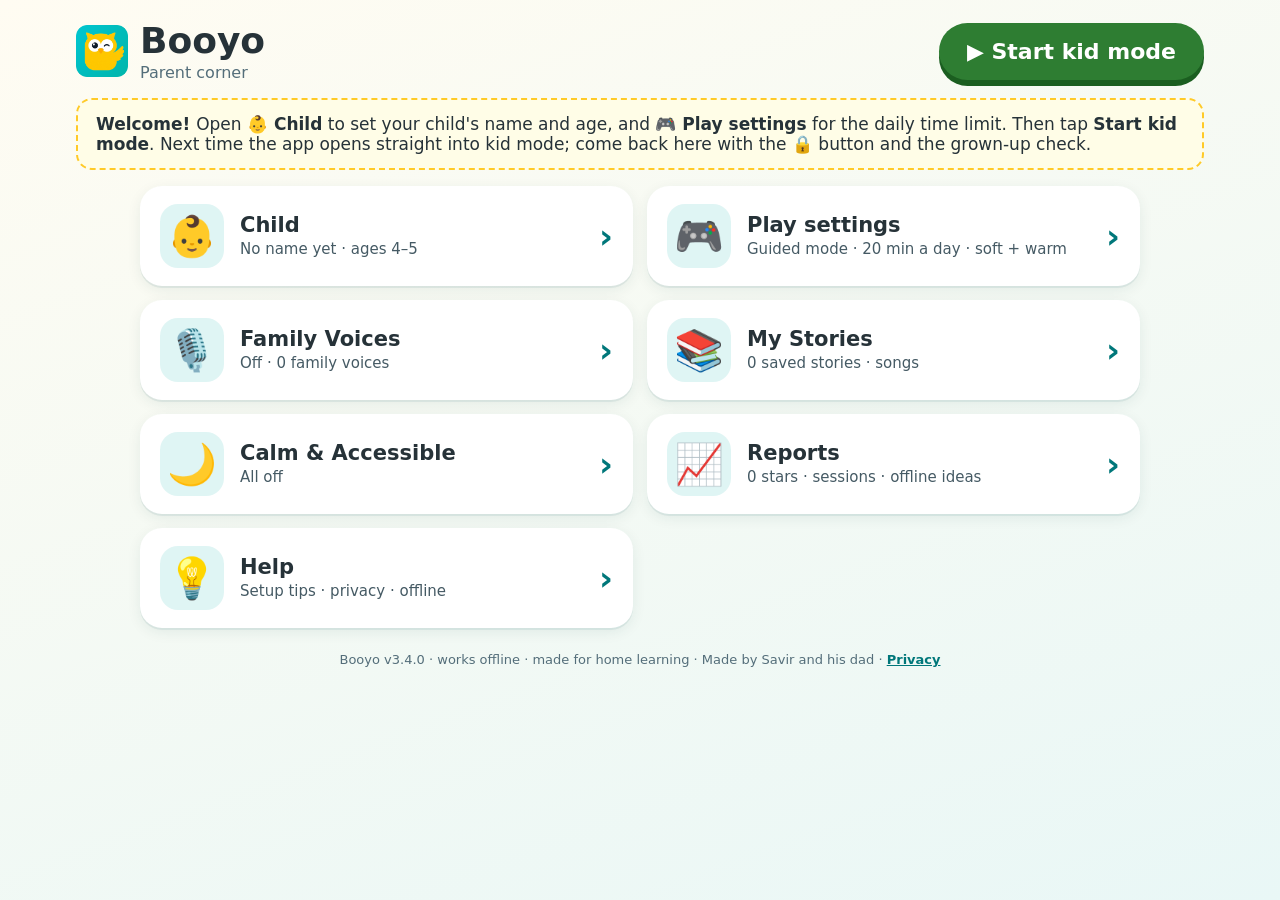
<file: index.html>
<!DOCTYPE html>
<html lang="en">
<head>
  <meta charset="utf-8">
  <meta name="viewport" content="width=device-width, initial-scale=1, maximum-scale=1, viewport-fit=cover">
  <meta name="theme-color" content="#00bec0">
  <meta name="apple-mobile-web-app-capable" content="yes">
  <meta name="mobile-web-app-capable" content="yes">
  <meta http-equiv="Content-Security-Policy" content="default-src 'self'; script-src 'self'; style-src 'self' 'unsafe-inline'; img-src 'self' data:; media-src 'self' blob:; connect-src 'none'; worker-src 'self'; manifest-src 'self'; frame-src 'none'; object-src 'none'; base-uri 'none'; form-action 'none'">
  <title>Booyo · learn &amp; play at home</title>
  <meta name="apple-mobile-web-app-title" content="Booyo">
  <link rel="icon" href="icons/favicon.ico" sizes="16x16 32x32 48x48">
  <link rel="icon" type="image/png" sizes="32x32" href="icons/favicon-32.png">
  <link rel="icon" type="image/png" sizes="16x16" href="icons/favicon-16.png">
  <link rel="apple-touch-icon" sizes="180x180" href="icons/apple-touch-icon.png">
  <!-- manifest + service worker are added by app.js when served over http(s); file:// can't use them -->
  <link rel="stylesheet" href="style.css">
</head>
<body>
  <div id="app" aria-live="polite"></div>
  <noscript><p style="font:20px sans-serif;padding:20px">Please turn on JavaScript to use Booyo.</p></noscript>
  <script src="data.js"></script>
  <script src="app.js"></script>
</body>
</html>
</file>
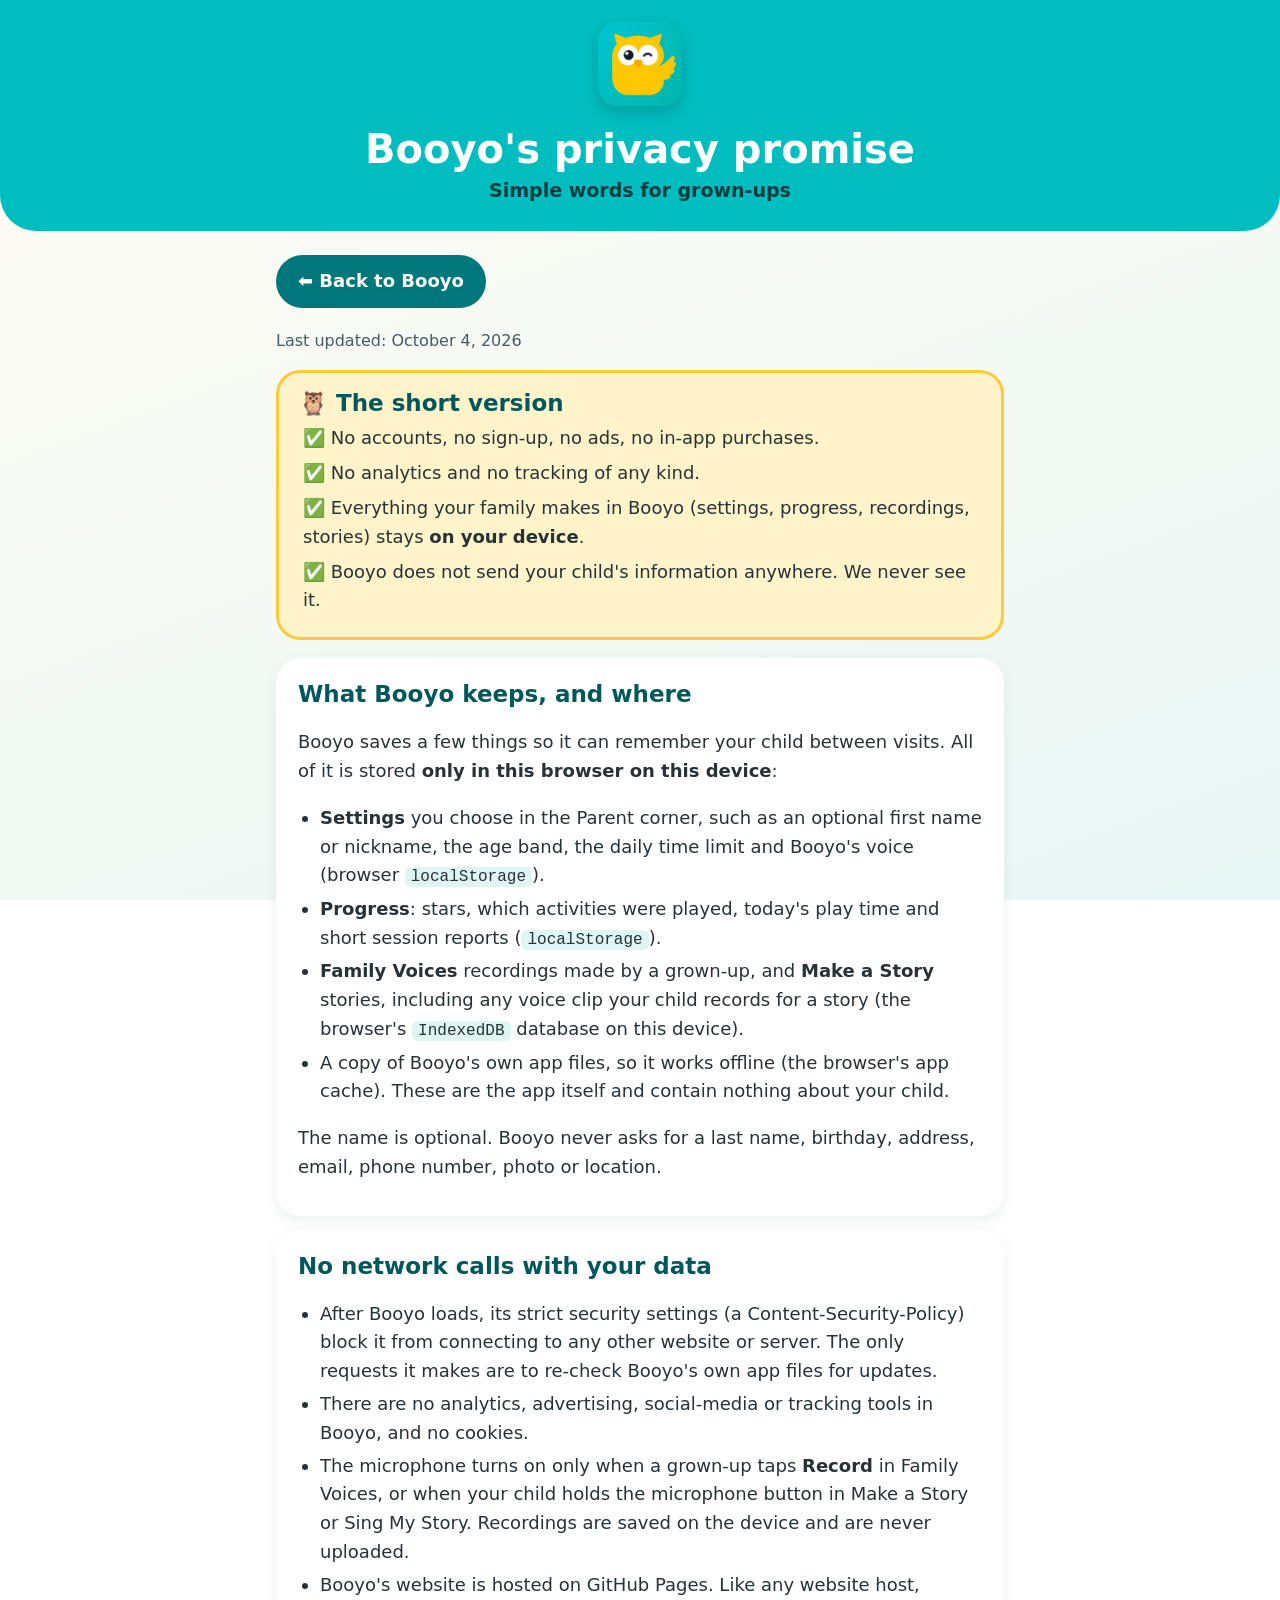
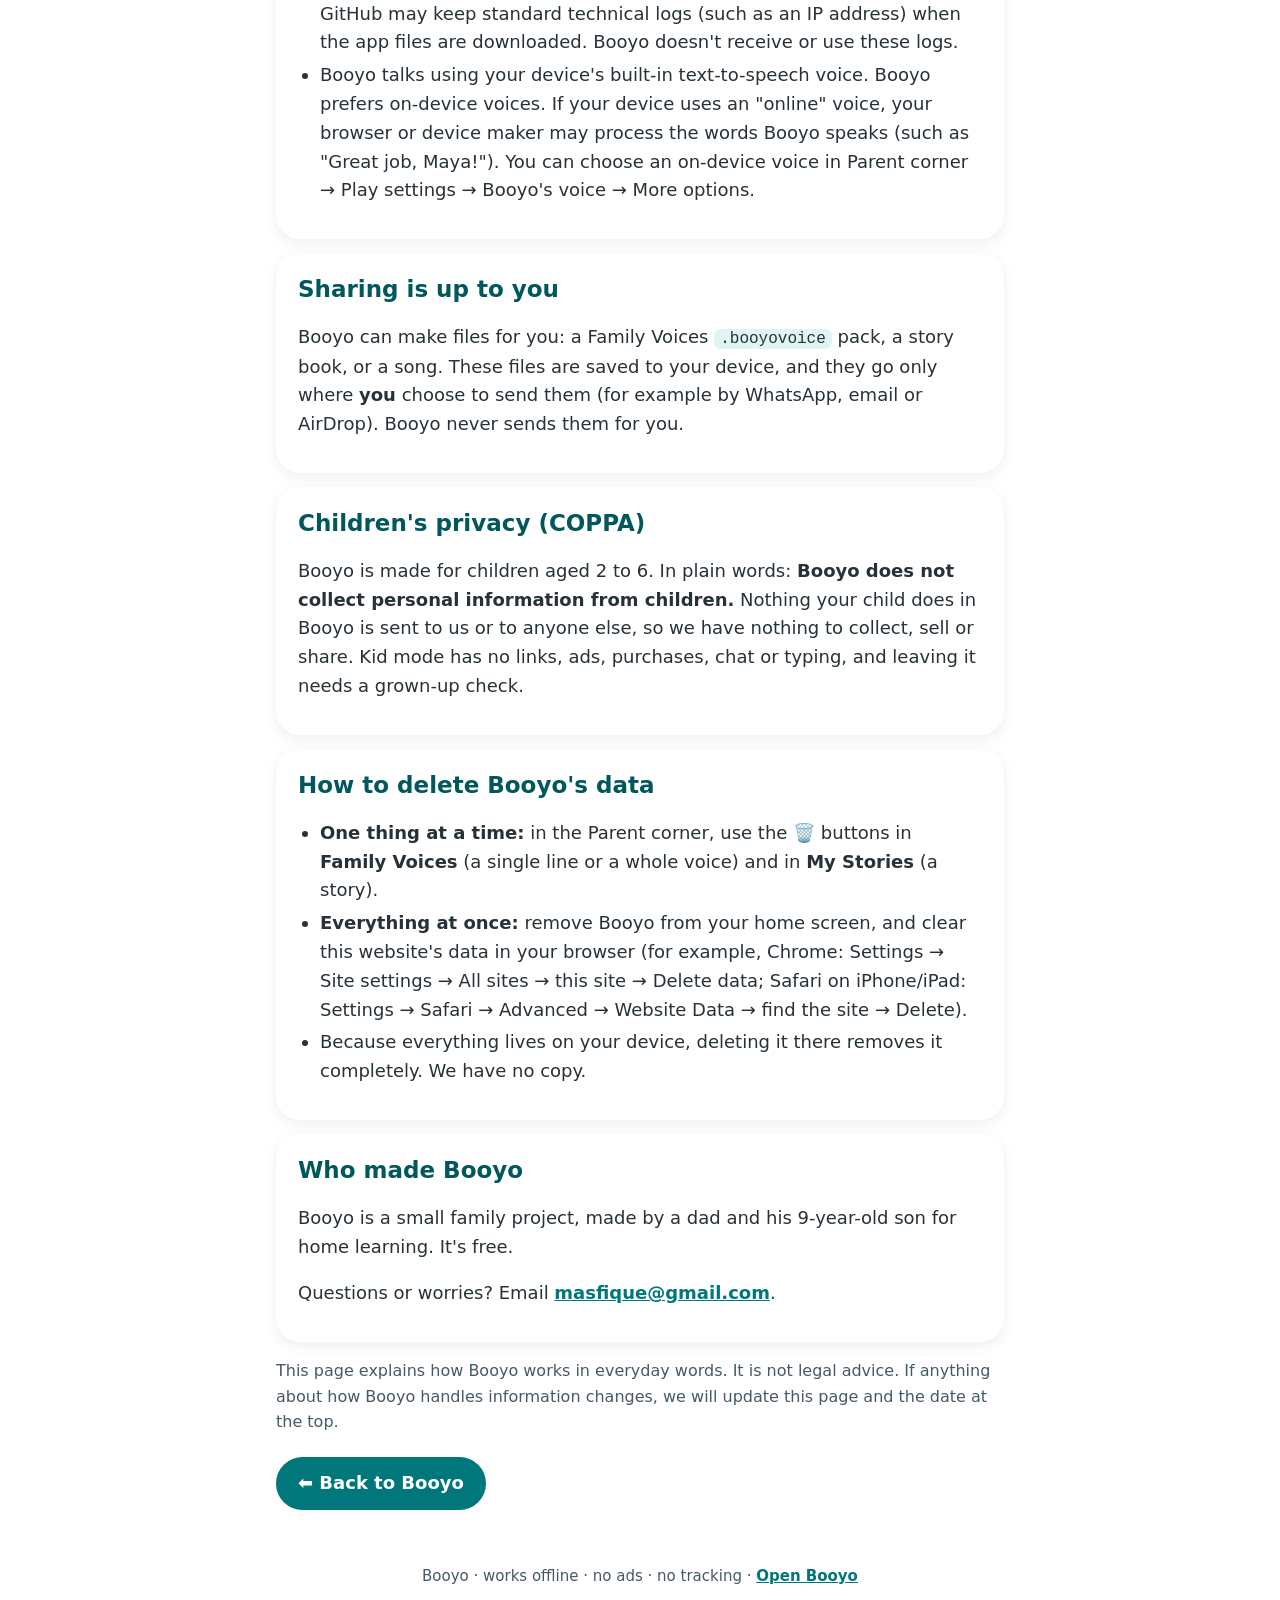
<file: privacy.html>
<!DOCTYPE html>
<html lang="en">
<head>
  <meta charset="utf-8">
  <meta name="viewport" content="width=device-width, initial-scale=1, viewport-fit=cover">
  <meta name="theme-color" content="#00bec0">
  <meta http-equiv="Content-Security-Policy" content="default-src 'self'; script-src 'none'; style-src 'self' 'unsafe-inline'; img-src 'self'; connect-src 'none'; frame-src 'none'; object-src 'none'; base-uri 'none'; form-action 'none'">
  <title>Booyo · Privacy</title>
  <link rel="icon" href="icons/favicon.ico" sizes="16x16 32x32 48x48">
  <link rel="apple-touch-icon" sizes="180x180" href="icons/apple-touch-icon.png">
  <style>
    :root { --teal: #00bec0; --teal-d: #00777a; --teal-ink: #00585c; --sun: #ffc93c; --sun-l: #fff3c9; --teal-l: #dff5f4; --ink: #263238; }
    * { box-sizing: border-box; }
    body { margin: 0; font: 18px/1.6 "Nunito", "Segoe UI", system-ui, -apple-system, Roboto, Arial, sans-serif; color: var(--ink);
      background: linear-gradient(160deg, #fffcf2, #e9f7f6) fixed; }
    header { background: var(--teal); color: #fff; padding: 22px 20px 26px; text-align: center; border-radius: 0 0 36px 36px; }
    header img { width: 84px; height: 84px; border-radius: 20px; box-shadow: 0 6px 16px rgba(0,0,0,.18); }
    header h1 { margin: 10px 0 2px; font-size: clamp(28px, 6vw, 40px); line-height: 1.2; }
    header p { margin: 0; font-size: 19px; color: #003b3d; font-weight: 700; }
    main { max-width: 760px; margin: 0 auto; padding: 18px 16px 40px; }
    .short { background: var(--sun-l); border: 3px solid var(--sun); border-radius: 24px; padding: 16px 20px; margin: 4px 0 18px; }
    .short h2 { margin: 0 0 6px; }
    .short ul { margin: 0; padding-left: 4px; list-style: none; }
    .short li { margin: 6px 0; }
    section { background: #fff; border-radius: 24px; padding: 16px 22px; margin: 14px 0; box-shadow: 0 4px 14px rgba(0,60,62,.08); }
    h2 { font-size: 23px; color: var(--teal-ink); margin: 6px 0 8px; line-height: 1.3; }
    ul { padding-left: 22px; } li { margin: 4px 0; }
    code { background: var(--teal-l); border-radius: 6px; padding: 1px 6px; font-size: 16px; }
    a { color: var(--teal-d); font-weight: 700; }
    .back { display: inline-block; margin: 6px 0 4px; background: var(--teal-d); color: #fff; text-decoration: none; border-radius: 999px; padding: 12px 22px; font-weight: 800; }
    .back:focus-visible, a:focus-visible { outline: 4px solid var(--sun); outline-offset: 3px; }
    .note { font-size: 16px; color: #455a64; }
    footer { text-align: center; font-size: 15px; color: #455a64; padding: 10px 16px 30px; }
  </style>
</head>
<body>
  <header>
    <img src="icons/icon-192.png" alt="" width="192" height="192">
    <h1>Booyo's privacy promise</h1>
    <p>Simple words for grown-ups</p>
  </header>
  <main>
    <a class="back" href="./index.html">⬅ Back to Booyo</a>
    <p class="note">Last updated: October 4, 2026</p>

    <div class="short">
      <h2>🦉 The short version</h2>
      <ul>
        <li>✅ No accounts, no sign-up, no ads, no in-app purchases.</li>
        <li>✅ No analytics and no tracking of any kind.</li>
        <li>✅ Everything your family makes in Booyo (settings, progress, recordings, stories) stays <b>on your device</b>.</li>
        <li>✅ Booyo does not send your child's information anywhere. We never see it.</li>
      </ul>
    </div>

    <section>
      <h2>What Booyo keeps, and where</h2>
      <p>Booyo saves a few things so it can remember your child between visits. All of it is stored <b>only in this browser on this device</b>:</p>
      <ul>
        <li><b>Settings</b> you choose in the Parent corner, such as an optional first name or nickname, the age band, the daily time limit and Booyo's voice (browser <code>localStorage</code>).</li>
        <li><b>Progress</b>: stars, which activities were played, today's play time and short session reports (<code>localStorage</code>).</li>
        <li><b>Family Voices</b> recordings made by a grown-up, and <b>Make a Story</b> stories, including any voice clip your child records for a story (the browser's <code>IndexedDB</code> database on this device).</li>
        <li>A copy of Booyo's own app files, so it works offline (the browser's app cache). These are the app itself and contain nothing about your child.</li>
      </ul>
      <p>The name is optional. Booyo never asks for a last name, birthday, address, email, phone number, photo or location.</p>
    </section>

    <section>
      <h2>No network calls with your data</h2>
      <ul>
        <li>After Booyo loads, its strict security settings (a Content-Security-Policy) block it from connecting to any other website or server. The only requests it makes are to re-check Booyo's own app files for updates.</li>
        <li>There are no analytics, advertising, social-media or tracking tools in Booyo, and no cookies.</li>
        <li>The microphone turns on only when a grown-up taps <b>Record</b> in Family Voices, or when your child holds the microphone button in Make a Story or Sing My Story. Recordings are saved on the device and are never uploaded.</li>
        <li>Booyo's website is hosted on GitHub Pages. Like any website host, GitHub may keep standard technical logs (such as an IP address) when the app files are downloaded. Booyo doesn't receive or use these logs.</li>
        <li>Booyo talks using your device's built-in text-to-speech voice. Booyo prefers on-device voices. If your device uses an "online" voice, your browser or device maker may process the words Booyo speaks (such as "Great job, Maya!"). You can choose an on-device voice in Parent corner → Play settings → Booyo's voice → More options.</li>
      </ul>
    </section>

    <section>
      <h2>Sharing is up to you</h2>
      <p>Booyo can make files for you: a Family Voices <code>.booyovoice</code> pack, a story book, or a song. These files are saved to your device, and they go only where <b>you</b> choose to send them (for example by WhatsApp, email or AirDrop). Booyo never sends them for you.</p>
    </section>

    <section>
      <h2>Children's privacy (COPPA)</h2>
      <p>Booyo is made for children aged 2 to 6. In plain words: <b>Booyo does not collect personal information from children.</b> Nothing your child does in Booyo is sent to us or to anyone else, so we have nothing to collect, sell or share. Kid mode has no links, ads, purchases, chat or typing, and leaving it needs a grown-up check.</p>
    </section>

    <section>
      <h2>How to delete Booyo's data</h2>
      <ul>
        <li><b>One thing at a time:</b> in the Parent corner, use the 🗑️ buttons in <b>Family Voices</b> (a single line or a whole voice) and in <b>My Stories</b> (a story).</li>
        <li><b>Everything at once:</b> remove Booyo from your home screen, and clear this website's data in your browser (for example, Chrome: Settings → Site settings → All sites → this site → Delete data; Safari on iPhone/iPad: Settings → Safari → Advanced → Website Data → find the site → Delete).</li>
        <li>Because everything lives on your device, deleting it there removes it completely. We have no copy.</li>
      </ul>
    </section>

    <section>
      <h2>Who made Booyo</h2>
      <p>Booyo is a small family project, made by a dad and his 9-year-old son for home learning. It's free.</p>
      <p>Questions or worries? Email <a href="mailto:masfique@gmail.com">masfique@gmail.com</a>.</p>
    </section>

    <p class="note">This page explains how Booyo works in everyday words. It is not legal advice. If anything about how Booyo handles information changes, we will update this page and the date at the top.</p>
    <a class="back" href="./index.html">⬅ Back to Booyo</a>
  </main>
  <footer>Booyo · works offline · no ads · no tracking · <a href="./index.html">Open Booyo</a></footer>
</body>
</html>
</file>
<file: style.css>
/* Booyo styles - big, bright, touch-friendly */
:root {
  --ink: #263238; --muted: #546e7a; --bg1: #fff8e1; --bg2: #e3f2fd;
  --green: #00c853; --blue: #2979ff; --radius: 28px;
  --font: "Nunito", "Baloo 2", "Comic Sans MS", "Chalkboard SE", "Trebuchet MS", system-ui, -apple-system, "Segoe UI", Roboto, sans-serif;
  --emoji: "Apple Color Emoji", "Segoe UI Emoji", "Noto Color Emoji", "Twemoji Mozilla", sans-serif;
}
* { box-sizing: border-box; }
html, body { margin: 0; padding: 0; }
body {
  font-family: var(--font); color: var(--ink);
  background: linear-gradient(160deg, var(--bg1), var(--bg2)); background-attachment: fixed;
  min-height: 100vh; min-height: 100dvh; -webkit-tap-highlight-color: transparent;
}
button { font-family: inherit; color: inherit; cursor: pointer; touch-action: manipulation; }
button:focus-visible, input:focus-visible, select:focus-visible { outline: 4px solid #ffab00; outline-offset: 3px; }
body.kidmode { user-select: none; -webkit-user-select: none; -webkit-touch-callout: none; overscroll-behavior: none; touch-action: manipulation; }
.screen { min-height: 100vh; min-height: 100dvh; }
.screen.kid { display: flex; flex-direction: column; align-items: center; padding: 10px clamp(10px, 3vw, 28px) 24px; gap: clamp(10px, 2vh, 20px); }

/* kid top bar */
.kidbar { width: 100%; display: flex; align-items: center; gap: 10px; }
.kbtn { width: clamp(64px, 12vw, 84px); height: clamp(64px, 12vw, 84px); border-radius: 50%; border: 0; background: #fff;
  font-size: clamp(30px, 6vw, 42px); box-shadow: 0 5px 0 rgba(0,0,0,.12); font-family: var(--emoji); flex: 0 0 auto; }
.kbtn:active { transform: translateY(3px); box-shadow: 0 2px 0 rgba(0,0,0,.12); }
.kbtn.lock { width: 52px; height: 52px; font-size: 22px; opacity: .55; background: rgba(255,255,255,.7); }
.kidtitle { flex: 1; text-align: center; font-size: clamp(22px, 4.5vw, 36px); font-weight: 800; font-family: var(--font), var(--emoji); overflow: hidden; text-overflow: ellipsis; white-space: nowrap; }
.stars { background: #fff; border-radius: 40px; padding: 8px 16px; font-size: clamp(22px, 4.5vw, 32px); font-weight: 900; box-shadow: 0 5px 0 rgba(0,0,0,.1); display: flex; gap: 6px; align-items: center; }
.stars.pulse { animation: pulse .6s ease; }
@keyframes pulse { 50% { transform: scale(1.25); } }

.hello { font-size: clamp(32px, 7vw, 60px); margin: 4px 0; text-align: center; font-weight: 900; color: #5e35b1; text-shadow: 0 3px 0 #fff; }
.big-emoji { font-size: clamp(90px, 22vw, 180px); line-height: 1; font-family: var(--emoji); }
.bounce { animation: bounce 1.6s ease-in-out infinite; }
@keyframes bounce { 0%,100% { transform: translateY(0); } 50% { transform: translateY(-14px); } }

/* home tiles */
.tiles { width: 100%; max-width: 1000px; display: grid; grid-template-columns: repeat(auto-fit, minmax(clamp(140px, 40vw, 260px), 1fr)); gap: clamp(12px, 2.5vw, 24px); }
.tile, .menu-btn { border: 0; border-radius: var(--radius); min-height: clamp(150px, 26vh, 230px); display: flex; flex-direction: column; align-items: center; justify-content: center; gap: 6px;
  box-shadow: 0 8px 0 rgba(0,0,0,.15); color: #fff; transition: transform .1s; }
.tile:active, .menu-btn:active { transform: translateY(5px) scale(.98); box-shadow: 0 3px 0 rgba(0,0,0,.15); }
.tile-emoji { font-size: clamp(60px, 12vw, 100px); line-height: 1; font-family: var(--emoji); font-weight: 900; text-shadow: 0 3px 0 rgba(0,0,0,.15); }
.tile-label { font-size: clamp(24px, 4.5vw, 36px); font-weight: 900; text-shadow: 0 2px 0 rgba(0,0,0,.2); }
.menu2 { width: 100%; max-width: 900px; display: grid; grid-template-columns: repeat(auto-fit, minmax(220px, 1fr)); gap: 24px; margin-top: 4vh; }
.menu-btn { min-height: 34vh; }
.empty { text-align: center; font-size: 26px; }

.play-btn { width: min(60vw, 260px); height: min(60vw, 260px); border-radius: 50%; border: 0; background: var(--green); color: #fff; font-size: min(28vw, 120px);
  box-shadow: 0 10px 0 #009624; padding-left: 12px; }
.splash { justify-content: center; }

/* quiz */
.dots { display: flex; gap: 10px; }
.dot { width: 18px; height: 18px; border-radius: 50%; background: rgba(0,0,0,.12); }
.dot.on { background: #ffc400; box-shadow: 0 0 0 3px #fff; }
.prompt { background: #fff; border-radius: var(--radius); padding: clamp(12px, 2vh, 22px) clamp(16px, 3vw, 30px); box-shadow: 0 6px 0 rgba(0,0,0,.08);
  display: flex; flex-direction: column; align-items: center; gap: 8px; max-width: 100%; min-width: min(90vw, 360px); }
.ptext { margin: 0; font-size: clamp(24px, 4.5vw, 38px); font-weight: 900; color: #455a64; text-transform: capitalize; font-family: var(--font), var(--emoji); }
.prompt-letter { font-size: clamp(64px, 14vw, 120px); font-weight: 900; color: #e53935; line-height: 1; font-family: var(--font), var(--emoji); }
.prompt-letter .arrow { color: #90a4ae; font-size: .6em; }
.numword { color: #2962ff; font-size: .7em; }
.prompt-emoji { font-size: clamp(80px, 16vw, 140px); line-height: 1; font-family: var(--emoji); }
.choices { width: 100%; max-width: 1000px; display: grid; gap: clamp(12px, 2.5vw, 24px); grid-template-columns: repeat(2, 1fr); flex: 1; align-content: center; }
.choices.c3 { grid-template-columns: repeat(3, 1fr); }
.choices.c4 { grid-template-columns: repeat(4, 1fr); }
@media (max-width: 640px) { .choices.c4 { grid-template-columns: repeat(2, 1fr); } .choices.c3 { grid-template-columns: repeat(3, 1fr); } }
.choice { border: 6px solid #fff; background: #fff; border-radius: var(--radius); min-height: clamp(120px, 22vh, 220px); display: flex; align-items: center; justify-content: center;
  box-shadow: 0 8px 0 rgba(0,0,0,.12); transition: transform .12s, opacity .3s; padding: 10px; }
.choice:active { transform: translateY(4px); }
.choice.right { border-color: var(--green); background: #e8f5e9; animation: pop .5s ease; }
.choice.soft { opacity: .35; transform: scale(.94); }
@keyframes pop { 40% { transform: scale(1.12); } }
.big-letter, .big-num { font-size: clamp(64px, 13vw, 130px); font-weight: 900; line-height: 1; color: #3949ab; }
.big-num { color: #ef6c00; }
.choice-emoji { font-size: clamp(64px, 13vw, 120px); font-family: var(--emoji); line-height: 1; }
.shape { display: block; width: clamp(90px, 16vw, 170px); height: clamp(90px, 16vw, 170px); }
.prompt .shape { width: clamp(70px, 12vw, 110px); height: clamp(70px, 12vw, 110px); }
.blob { display: block; width: clamp(70px, 12vw, 110px); height: clamp(70px, 12vw, 110px); border-radius: 46% 54% 42% 58% / 55% 45% 55% 45%; box-shadow: inset 0 -8px 0 rgba(0,0,0,.15); }
.both-hint { display: flex; align-items: center; gap: 14px; }
.op { font-size: clamp(40px, 8vw, 70px); font-weight: 900; color: #90a4ae; }

.count-grid { display: flex; flex-wrap: wrap; justify-content: center; gap: 8px; max-width: min(92vw, 760px); }
.count-item { position: relative; border: 0; background: transparent; font-size: clamp(46px, 9vw, 80px); line-height: 1.1; font-family: var(--emoji); padding: 4px; border-radius: 20px; }
.count-grid.many .count-item { font-size: clamp(36px, 7vw, 60px); }
.count-item.counted { background: #fff59d; }
.count-item.counted::after { content: attr(data-n); position: absolute; top: -6px; right: -4px; background: #ff6d00; color: #fff; font: 900 20px/32px var(--font); width: 32px; height: 32px; border-radius: 50%; }
.add-row { display: flex; align-items: center; gap: 12px; flex-wrap: wrap; justify-content: center; }
.add-group { font-size: clamp(34px, 7vw, 60px); font-family: var(--emoji); display: flex; flex-wrap: wrap; justify-content: center; max-width: 3.9em; line-height: 1.15; }
.add-group span { width: 1.3em; text-align: center; }

/* letters */
.letter-grid { width: 100%; max-width: 1000px; display: grid; grid-template-columns: repeat(auto-fill, minmax(clamp(72px, 15vw, 120px), 1fr)); gap: 12px; }
.letter-tile { aspect-ratio: 1; border: 0; border-radius: 22px; color: #fff; font-size: clamp(40px, 8vw, 64px); font-weight: 900; box-shadow: 0 6px 0 rgba(0,0,0,.18); text-shadow: 0 3px 0 rgba(0,0,0,.2); position: relative; }
.letter-tile.seen::after { content: '⭐'; position: absolute; top: 2px; right: 6px; font-size: 18px; font-family: var(--emoji); }
.letter-tile:active { transform: translateY(4px); }
.letter-card { background: #fff; border: 10px solid; border-radius: 40px; padding: 16px 30px; display: flex; flex-direction: column; align-items: center; box-shadow: 0 10px 0 rgba(0,0,0,.1); min-width: min(90vw, 420px); }
.lc-letters { font-size: clamp(90px, 20vw, 170px); font-weight: 900; line-height: 1; letter-spacing: 6px; }
.lc-emoji { border: 0; background: none; font-size: clamp(90px, 20vw, 160px); line-height: 1.1; font-family: var(--emoji); }
.lc-word { font-size: clamp(36px, 7vw, 60px); font-weight: 800; color: #455a64; }
.lc-word b { color: #e53935; }

.row { display: flex; gap: clamp(16px, 4vw, 40px); justify-content: center; margin-top: auto; padding-top: 10px; }
.bigbtn { width: clamp(100px, 22vw, 150px); height: clamp(100px, 22vw, 150px); border-radius: 50%; border: 0; color: #fff; font-size: clamp(44px, 9vw, 70px); font-family: var(--emoji); }
.bigbtn.green { background: var(--green); box-shadow: 0 8px 0 #009624; }
.bigbtn.blue { background: var(--blue); box-shadow: 0 8px 0 #0039cb; }
.bigbtn:active { transform: translateY(5px); box-shadow: none; }
.bigbtn:disabled { opacity: .3; }
.arrow-txt { font-family: Arial, Helvetica, sans-serif; font-size: .8em; line-height: 1; display: inline-block; }
.arrow-txt.r { padding-left: .12em; } .arrow-txt:not(.r) { padding-right: .12em; }
@media (max-width: 480px) { .story .kidtitle { visibility: hidden; } }

/* stories */
.story-grid { width: 100%; max-width: 1000px; display: grid; grid-template-columns: repeat(auto-fit, minmax(clamp(150px, 40vw, 280px), 1fr)); gap: 18px; }
.story-cover { border: 6px solid #fff; border-radius: var(--radius); padding: 18px 10px; min-height: 190px; display: flex; flex-direction: column; align-items: center; justify-content: center; gap: 8px; box-shadow: 0 8px 0 rgba(0,0,0,.12); }
.cover-emoji { font-size: clamp(70px, 13vw, 110px); line-height: 1; font-family: var(--emoji); }
.cover-title { font-size: clamp(18px, 3.4vw, 26px); font-weight: 900; }
.story-art { border: 0; background: rgba(255,255,255,.75); border-radius: 40px; font-size: clamp(90px, 20vw, 170px); line-height: 1.15; padding: 10px 30px; font-family: var(--emoji); box-shadow: 0 8px 0 rgba(0,0,0,.08); max-width: 100%; }
.story-text { font-size: clamp(26px, 5vw, 44px); font-weight: 800; text-align: center; max-width: 900px; margin: 0; line-height: 1.35; }
.story-text .w { border-radius: 10px; padding: 0 3px; transition: background .15s; }
.story-text .w.hl { background: #ffeb3b; }
.story-q .prompt { min-width: 200px; }

/* memory */
.mem-grid { width: 100%; max-width: 820px; display: grid; gap: clamp(10px, 2vw, 18px); grid-template-columns: repeat(3, 1fr); flex: 1; align-content: center; }
.mem-grid.m8, .mem-grid.m12 { grid-template-columns: repeat(4, 1fr); }
@media (max-width: 560px) { .mem-grid.m12 { grid-template-columns: repeat(3, 1fr); } }
.mem-card { position: relative; aspect-ratio: 1; border: 0; border-radius: 24px; background: linear-gradient(135deg,#7c4dff,#536dfe); box-shadow: 0 7px 0 rgba(0,0,0,.18); transition: transform .3s, background .3s; }
.mem-card span { position: absolute; inset: 0; display: flex; align-items: center; justify-content: center; font-family: var(--emoji); font-size: clamp(46px, 11vw, 96px); transition: opacity .2s; }
.mem-card .front { opacity: 0; }
.mem-card.open { background: #fff; transform: rotateY(360deg); }
.mem-card.open .front { opacity: 1; } .mem-card.open .back { opacity: 0; }
.mem-card.done { background: #e8f5e9; box-shadow: 0 0 0 6px var(--green); }

/* celebrate & break */
.celebrate .earned { font-size: clamp(40px, 8vw, 64px); font-family: var(--emoji); text-align: center; max-width: 90vw; }
.break-screen { justify-content: center; background: linear-gradient(160deg,#e1bee7,#bbdefb); }
.break-ideas { display: grid; grid-template-columns: repeat(auto-fit, minmax(140px, 1fr)); gap: 16px; width: 100%; max-width: 760px; }
.break-idea { background: #fff; border-radius: 24px; padding: 16px; display: flex; flex-direction: column; align-items: center; box-shadow: 0 6px 0 rgba(0,0,0,.08); }
.break-idea span { font-size: 64px; font-family: var(--emoji); }
.break-idea small { font-size: 22px; font-weight: 800; text-align: center; }
.grownup-btn { margin-top: 30px; border: 0; background: rgba(255,255,255,.7); padding: 12px 22px; border-radius: 30px; font-size: 18px; font-weight: 700; color: var(--muted); }

.confetti { position: fixed; inset: 0; pointer-events: none; overflow: hidden; z-index: 50; }
.confetti span { position: absolute; top: -60px; animation: fall 2.4s ease-in forwards; font-family: var(--emoji); }
@keyframes fall { to { transform: translateY(110vh) rotate(540deg); } }
.burst { position: fixed; z-index: 60; font-size: 60px; pointer-events: none; transform: translate(-50%,-50%); animation: burst 1s ease-out forwards; font-family: var(--emoji); }
@keyframes burst { to { transform: translate(-50%,-180%) scale(1.8); opacity: 0; } }

/* parent gate */
.gate-overlay { position: fixed; inset: 0; background: rgba(38,50,56,.65); display: flex; align-items: center; justify-content: center; z-index: 100; padding: 16px; }
.gate { background: #fff; border-radius: 24px; padding: 24px; width: min(440px, 100%); text-align: center; font-family: system-ui, -apple-system, "Segoe UI", Roboto, sans-serif; user-select: none; }
.gate h2 { margin: 0 0 6px; } .gate p { color: var(--muted); }
.hold-btn { position: relative; overflow: hidden; width: 100%; height: 76px; border-radius: 16px; border: 2px solid #5e35b1; background: #ede7f6; font-size: 20px; font-weight: 700; touch-action: none; }
.hold-fill { position: absolute; left: 0; top: 0; bottom: 0; width: 0; background: #b39ddb; }
.hold-label { position: relative; }
.gate-q { font-size: 30px; font-weight: 800; margin: 10px 0 16px; }
.gate-opts { display: grid; grid-template-columns: 1fr 1fr; gap: 12px; }
.gate-opt { height: 64px; border-radius: 14px; border: 2px solid #cfd8dc; background: #fafafa; font-size: 24px; font-weight: 700; }
.link-btn { margin-top: 16px; border: 0; background: none; color: var(--muted); font-size: 16px; text-decoration: underline; padding: 10px; }

/* parent mode */
.parent { font-family: system-ui, -apple-system, "Segoe UI", Roboto, sans-serif; padding: 20px clamp(12px, 3vw, 36px) 40px; max-width: 1200px; margin: 0 auto; }
.phead { display: flex; justify-content: space-between; align-items: center; gap: 16px; flex-wrap: wrap; margin-bottom: 16px; }
.phead h1 { margin: 0; font-size: clamp(26px, 4vw, 36px); } .phead p { margin: 2px 0 0; color: var(--muted); }
.start-btn { border: 0; background: #2e7d32; color: #fff; font-size: 22px; font-weight: 800; padding: 16px 28px; border-radius: 40px; box-shadow: 0 6px 0 #1b5e20; }
.start-btn:active { transform: translateY(4px); box-shadow: 0 2px 0 #009624; }
.welcome { background: #fffde7; border: 2px dashed #ffca28; border-radius: 16px; padding: 14px 18px; margin-bottom: 16px; font-size: 17px; }
.pgrid { display: grid; grid-template-columns: repeat(auto-fit, minmax(320px, 1fr)); gap: 16px; }
.pcard { background: #fff; border-radius: 20px; padding: 18px 20px; box-shadow: 0 4px 16px rgba(0,0,0,.06); }
.pcard.wide { grid-column: 1 / -1; }
.pcard h2 { margin: 0 0 12px; font-size: 20px; } .pcard h3 { font-size: 15px; color: var(--muted); margin: 18px 0 8px; text-transform: uppercase; letter-spacing: .04em; }
.field { display: flex; flex-direction: column; gap: 6px; margin-bottom: 12px; font-weight: 600; }
.field input[type=text], .field select { font-size: 18px; padding: 12px 14px; border-radius: 12px; border: 2px solid #cfd8dc; font-family: inherit; background: #fff; }
.field input[type=range] { width: 100%; accent-color: #5e35b1; }
.seg { display: flex; gap: 8px; flex-wrap: wrap; }
.seg-btn { flex: 1; min-width: 90px; padding: 12px 10px; border-radius: 12px; border: 2px solid #cfd8dc; background: #fff; font-size: 16px; font-weight: 700; }
.seg-btn.on { background: #5e35b1; border-color: #5e35b1; color: #fff; }
.hint { color: var(--muted); font-size: 14px; margin: 6px 0; } .warn { color: #bf360c; font-weight: 600; }
.toggles { display: flex; flex-direction: column; gap: 4px; }
.toggle { display: flex; align-items: center; gap: 12px; padding: 8px 0; font-size: 17px; cursor: pointer; }
.toggle input { position: absolute; opacity: 0; width: 1px; height: 1px; }
.toggle-ui { width: 52px; height: 30px; border-radius: 20px; background: #cfd8dc; position: relative; flex: 0 0 auto; transition: background .2s; }
.toggle-ui::after { content: ''; position: absolute; left: 3px; top: 3px; width: 24px; height: 24px; border-radius: 50%; background: #fff; transition: left .2s; box-shadow: 0 1px 3px rgba(0,0,0,.3); }
.toggle input:checked + .toggle-ui { background: var(--green); }
.toggle input:checked + .toggle-ui::after { left: 25px; }
.toggle input:focus-visible + .toggle-ui { outline: 3px solid #ffab00; }
.btn-row { display: flex; gap: 10px; flex-wrap: wrap; margin-top: 8px; }
.pbtn { border: 0; background: #5e35b1; color: #fff; padding: 11px 16px; border-radius: 12px; font-size: 15px; font-weight: 700; }
.pbtn.ghost { background: #ede7f6; color: #4527a0; } .pbtn.danger { background: #ffebee; color: #c62828; }
.meter { height: 14px; background: #eceff1; border-radius: 10px; overflow: hidden; } .meter span { display: block; height: 100%; background: linear-gradient(90deg,#66bb6a,#ffca28,#ff7043); }
.stats { display: grid; grid-template-columns: repeat(auto-fit, minmax(140px, 1fr)); gap: 12px; }
.stat { background: #f3e5f5; border-radius: 16px; padding: 12px; text-align: center; } .stat b { display: block; font-size: 30px; } .stat span { color: #455a64; font-size: 14px; }
.skills { display: flex; flex-direction: column; gap: 8px; }
.skill { display: grid; grid-template-columns: 120px 1fr 40px; align-items: center; gap: 10px; }
.sk-bar { height: 14px; background: #eceff1; border-radius: 10px; overflow: hidden; } .sk-bar span { display: block; height: 100%; background: #7e57c2; border-radius: 10px; }
.week { display: flex; gap: 10px; align-items: flex-end; height: 130px; }
.wday { flex: 1; display: flex; flex-direction: column; align-items: center; height: 100%; }
.wbar-wrap { flex: 1; width: 100%; max-width: 40px; display: flex; align-items: flex-end; background: #f5f5f5; border-radius: 8px; overflow: hidden; }
.wbar { width: 100%; background: #ffca28; min-height: 2px; }
.wday small { font-size: 12px; } .wl { color: var(--muted); }
.ideas { list-style: none; padding: 0; margin: 0; display: grid; grid-template-columns: repeat(auto-fit, minmax(240px, 1fr)); gap: 12px; }
.ideas li { display: flex; gap: 12px; align-items: flex-start; background: #fffde7; border-radius: 16px; padding: 12px 14px; }
.ideas p { margin: 4px 0 0; color: #455a64; font-size: 15px; }
.idea-e { font-size: 36px; font-family: var(--emoji); } .check { margin-left: auto; font-size: 22px; color: #bdbdbd; }
.plain { margin: 0; padding-left: 20px; color: #455a64; line-height: 1.6; }
.pfoot { text-align: center; color: var(--muted); font-size: 13px; margin-top: 24px; }
#toast { position: fixed; bottom: 20px; left: 50%; transform: translateX(-50%) translateY(100px); background: #263238; color: #fff; padding: 10px 18px; border-radius: 20px; transition: transform .25s; z-index: 200; }
#toast.show { transform: translateX(-50%) translateY(0); }

@media (prefers-reduced-motion: reduce) { *, *::before, *::after { animation: none !important; transition: none !important; } }
@media print {
  body { background: #fff; }
  body * { visibility: hidden; }
  #ideasCard, #ideasCard * { visibility: visible; }
  #ideasCard { position: absolute; left: 0; top: 0; width: 100%; box-shadow: none; }
  .noprint { display: none !important; }
}

/* =================== v2 guided mode (Booyo) =================== */
.guided { gap: 8px; }
.gbar .gpath { flex: 1; display: flex; justify-content: center; align-items: center; gap: clamp(4px, 1vw, 10px); flex-wrap: wrap; min-height: 52px; }
.gstep { width: clamp(38px, 6.5vw, 56px); height: clamp(38px, 6.5vw, 56px); border-radius: 50%; background: rgba(255,255,255,.6); display: flex; align-items: center; justify-content: center;
  font-size: clamp(20px, 3.4vw, 30px); font-family: var(--emoji); position: relative; opacity: .5; }
.gstep.now { opacity: 1; background: #fff; box-shadow: 0 0 0 4px #ffc400; animation: bounce 1.4s ease-in-out infinite; }
.gstep.done { opacity: 1; background: #e8f5e9; }
.gstep.done::after { content: '⭐'; position: absolute; right: -6px; bottom: -6px; font-size: .62em; }
.gstage { width: 100%; flex: 1; display: grid; grid-template-columns: clamp(120px, 18vw, 220px) 1fr; gap: clamp(8px, 2vw, 24px); align-items: start; }
.gside { position: sticky; top: 10px; display: flex; justify-content: center; padding-top: 30px; }
.gmain { display: flex; flex-direction: column; align-items: center; gap: clamp(10px, 2vh, 18px); min-width: 0; width: 100%; }
.announce-pic { font-size: clamp(100px, 20vw, 200px); line-height: 1.1; font-family: var(--font), var(--emoji); font-weight: 900; color: #e53935; margin-top: 4vh; animation: popin .6s ease, bounce 1.6s 0.6s ease-in-out infinite; text-align: center; }
.pic-row { display: inline-flex; gap: 16px; align-items: center; }
.pic-row .shape, .pic-row .blob { width: clamp(80px, 14vw, 150px); height: clamp(80px, 14vw, 150px); }
@keyframes popin { 0% { transform: scale(.3); opacity: 0; } 70% { transform: scale(1.1); opacity: 1; } 100% { transform: scale(1); } }

/* Booyo */
.ollie { position: relative; width: 100%; max-width: 210px; cursor: pointer; -webkit-tap-highlight-color: transparent; }
.ollie.big { width: clamp(170px, 32vw, 300px); max-width: none; }
.ollie-body { width: 100%; aspect-ratio: 160 / 172; }
.ollie-body svg { display: block; overflow: visible; }
.ollie-bubble { position: absolute; top: -26px; right: -26%; background: #fff; border-radius: 26px; padding: 4px 14px; font-size: clamp(30px, 5vw, 52px); line-height: 1.25;
  font-family: var(--emoji); box-shadow: 0 6px 0 rgba(0,0,0,.1); min-width: 1.5em; text-align: center; z-index: 4; }
.ollie-bubble::after { content: ''; position: absolute; left: 14px; bottom: -14px; border: 10px solid transparent; border-top: 14px solid #fff; border-bottom: 0; }
.ollie-bubble:empty { display: none; }
.ollie-bubble.popin { animation: popin .4s ease; }
body.novoice .ollie-bubble { font-size: clamp(42px, 7vw, 72px); }
.ollie .o-lids ellipse { transform-box: fill-box; transform-origin: 50% 0; transform: scaleY(0); animation: blink 4.6s infinite; }
@keyframes blink { 0%, 93%, 100% { transform: scaleY(0); } 96% { transform: scaleY(1); } }
.ollie .o-closed { opacity: 0; }
.ollie .o-jaw { transform-box: fill-box; transform-origin: 50% 0; }
.ollie.talking .o-jaw { animation: jaw .22s ease-in-out infinite alternate; }
@keyframes jaw { from { transform: translateY(0); } to { transform: translateY(6px); } }
.ollie.talking .ollie-body { animation: bob .45s ease-in-out infinite alternate; }
@keyframes bob { from { transform: translateY(0) rotate(-1.5deg); } to { transform: translateY(-5px) rotate(1.5deg); } }
.ollie .o-wl { transform-box: fill-box; transform-origin: 80% 15%; }
.ollie .o-wr { transform-box: fill-box; transform-origin: 20% 15%; }
.ollie.happy .ollie-body { animation: bounce .8s ease-in-out infinite; }
.ollie.happy .o-wl { animation: flapL .3s ease-in-out infinite alternate; }
.ollie.happy .o-wr { animation: flapR .3s ease-in-out infinite alternate; }
@keyframes flapL { to { transform: rotate(28deg); } }
@keyframes flapR { to { transform: rotate(-28deg); } }
.ollie.waving .o-wr { animation: wave .55s ease-in-out infinite alternate; }
@keyframes wave { from { transform: rotate(-20deg); } to { transform: rotate(-75deg); } }
.ollie.sleepy .o-lids ellipse { animation: none; transform: scaleY(1); }
.ollie.sleepy .o-closed { opacity: 1; }
.ollie.sleepy .ollie-body { animation: breathe 3.2s ease-in-out infinite; }
@keyframes breathe { 50% { transform: scale(1.03, .98) translateY(3px); } }
.ollie-zzz { display: none; }
.ollie.sleepy .ollie-zzz { display: block; position: absolute; top: -10px; right: -10px; font: 900 40px/1 var(--font); color: #b3e5fc; }
.ollie-zzz span { position: absolute; animation: zzz 3s ease-in infinite; opacity: 0; }
.ollie-zzz span:nth-child(2) { animation-delay: 1s; } .ollie-zzz span:nth-child(3) { animation-delay: 2s; font-size: 56px; }
@keyframes zzz { 0% { transform: translate(0, 0); opacity: 0; } 20% { opacity: 1; } 100% { transform: translate(40px, -80px); opacity: 0; } }

/* pointing hand + glow + hints */
.hand { position: fixed; z-index: 70; font-size: clamp(56px, 8vw, 84px); line-height: 1; font-family: var(--emoji); pointer-events: none; margin-left: -.45em;
  transition: left .55s ease, top .55s ease; animation: handbob 1s ease-in-out infinite; filter: drop-shadow(0 6px 6px rgba(0,0,0,.3)); }
@keyframes handbob { 0%, 100% { transform: translateY(0); } 50% { transform: translateY(18px); } }
.hand.sweep { animation: handsweep 2.4s ease-in-out infinite; }
@keyframes handsweep { 0%, 100% { transform: translateX(-28vw); } 50% { transform: translateX(28vw); } }
.hand.tapping { animation: handtap .3s ease-in-out 2; }
@keyframes handtap { 50% { transform: translateY(-14px) scale(.82); } }
.glow { position: relative; z-index: 3; border-color: #ffd600 !important; box-shadow: 0 0 0 7px #ffd600, 0 0 28px 10px rgba(255,214,0,.75) !important; animation: glow 1s ease-in-out infinite !important; }
@keyframes glow { 0%, 100% { box-shadow: 0 0 0 6px #ffd600, 0 0 18px 6px rgba(255,214,0,.7); } 50% { box-shadow: 0 0 0 12px #ffea00, 0 0 50px 22px rgba(255,214,0,.95); } }
.wiggle { animation: wiggle .55s ease-in-out 2; }
@keyframes wiggle { 25% { transform: rotate(-4deg) scale(1.04); } 75% { transform: rotate(4deg) scale(1.04); } }
.demoing .choices, .demoing .count-grid, .demoing .mem-grid { pointer-events: none; }
.right-pic { animation: pop .5s ease; }
.skip-btn { position: fixed; right: clamp(14px, 3vw, 30px); bottom: clamp(14px, 3vw, 30px); width: clamp(96px, 16vw, 130px); height: clamp(96px, 16vw, 130px); border-radius: 50%; border: 0;
  background: #ff9100; color: #fff; font-size: clamp(44px, 8vw, 64px); box-shadow: 0 8px 0 #c56000; z-index: 20; }

/* start / sleepy / end */
.gstart-stage { flex: 1; display: flex; flex-direction: column; align-items: center; justify-content: center; gap: clamp(10px, 3vh, 26px); }
/* pulsing rings (the button itself stays still, so taps always land) */
.gstart .play-btn, .wake-btn { position: relative; }
.gstart .play-btn::after, .wake-btn::after, .skip-btn::after { content: ''; position: absolute; inset: -4px; border-radius: 50%; border: 8px solid rgba(0,200,83,.65);
  animation: ring 1.4s ease-out infinite; pointer-events: none; }
.wake-btn::after { border-color: rgba(255,224,130,.8); }
.skip-btn::after { border-color: rgba(255,145,0,.7); }
@keyframes ring { 0% { transform: scale(1); opacity: .9; } 100% { transform: scale(1.4); opacity: 0; } }
.gsleep { background: linear-gradient(170deg, #1a237e, #283593 60%, #3949ab); cursor: pointer; }
.gsleep .lock { background: rgba(255,255,255,.25); }
.wake-btn { width: min(40vw, 170px); height: min(40vw, 170px); border-radius: 50%; border: 0; background: #ffe082; font-size: min(22vw, 96px); font-family: var(--emoji); box-shadow: 0 0 40px 10px rgba(255,224,130,.5); }
.gend { background: linear-gradient(160deg, #e1bee7, #bbdefb); }
.gdone .earned { font-size: clamp(36px, 7vw, 60px); font-family: var(--emoji); text-align: center; max-width: min(100%, 760px); word-break: break-all; line-break: anywhere; }
.break-screen .ollie { margin: 0 auto; }

@media (max-aspect-ratio: 1/1), (max-width: 700px) {
  .gstage { grid-template-columns: 1fr; }
  .gside { position: static; justify-content: flex-start; padding: 26px 0 0 8px; }
  .gside .ollie { width: clamp(84px, 24vw, 130px); }
  .gside .ollie-bubble { right: auto; left: 104%; top: 18%; }
  .gside .ollie-bubble::after { left: -16px; top: 18px; bottom: auto; border: 10px solid transparent; border-right: 14px solid #fff; border-left: 0; }
  .gstage .gmain { margin-top: -8px; }
  .hand.sweep { animation-name: handsweep-sm; }
  @keyframes handsweep-sm { 0%, 100% { transform: translateX(-30vw); } 50% { transform: translateX(30vw); } }
}

/* parent: report + tips */
.rwrap { overflow-x: auto; }
.rtable { width: 100%; border-collapse: collapse; font-size: 15px; margin-top: 8px; }
.rtable th, .rtable td { text-align: left; padding: 8px 10px; border-bottom: 1px solid #eceff1; vertical-align: top; }
.rtable th { color: var(--muted); font-size: 13px; text-transform: uppercase; letter-spacing: .03em; }
.tips { display: grid; grid-template-columns: repeat(auto-fit, minmax(300px, 1fr)); gap: 12px 24px; }
.tip h3 { text-transform: none; letter-spacing: 0; font-size: 17px; color: var(--ink); margin: 10px 0 4px; }
.tip .plain { font-size: 15px; }

@media print {
  body.print-tips #ideasCard, body.print-tips #ideasCard * { visibility: hidden !important; }
  body.print-tips #tipsCard, body.print-tips #tipsCard * { visibility: visible !important; }
  body.print-tips #tipsCard { position: absolute; left: 0; top: 0; width: 100%; box-shadow: none; }
}

/* =================== v3 Family Voices =================== */
.ollie.fv-talking .o-jaw { animation: jaw .22s ease-in-out infinite alternate; }
.ollie.fv-talking .ollie-body { animation: bounce .8s ease-in-out infinite; }
.fv-badge { position: absolute; left: 50%; bottom: -14px; transform: translateX(-50%); display: inline-flex; align-items: center; gap: 6px; white-space: nowrap;
  background: #fff; border: 3px solid #ff80ab; color: #ad1457; border-radius: 999px; padding: 3px 12px 3px 6px; font: 800 clamp(14px, 2.2vw, 20px)/1.2 var(--font);
  box-shadow: 0 4px 12px rgba(173,20,87,.25); animation: popin .35s ease; z-index: 5; pointer-events: none; }
.fv-badge .fv-b-ic { font-size: 1.5em; font-family: var(--emoji); line-height: 1; }
.fv-badge.float { position: fixed; top: 74px; bottom: auto; z-index: 90; }
.ollie.big .fv-badge { font-size: clamp(18px, 3vw, 26px); bottom: -6px; }
.fv-card .fv-opts { display: grid; grid-template-columns: repeat(auto-fit, minmax(280px, 1fr)); gap: 4px 20px; align-items: center; margin: 6px 0 4px; }
.fv-list { display: grid; grid-template-columns: repeat(auto-fit, minmax(280px, 1fr)); gap: 12px; margin: 10px 0; }
.fv-voice { border: 2px solid #f8bbd0; background: #fff8fb; border-radius: 16px; padding: 12px 14px; }
.fv-vhead { display: flex; gap: 10px; align-items: center; margin-bottom: 8px; }
.fv-vic { font-size: 40px; font-family: var(--emoji); line-height: 1; } .fv-vic.big { font-size: 64px; }
.fv-vname { display: flex; flex-direction: column; } .fv-vname b { font-size: 19px; } .fv-vname small { color: var(--muted); }
.fv-meter { margin: 6px 0; } .fv-mlabel { display: flex; justify-content: space-between; font-size: 14px; color: #455a64; margin-bottom: 3px; }
.fv-meter .meter span { background: linear-gradient(90deg, #f06292, #ba68c8); }
.fv-add { display: grid; grid-template-columns: repeat(auto-fit, minmax(240px, 1fr)); gap: 0 16px; align-items: end; }
.fv-add .btn-row { grid-column: 1 / -1; }
.fv-icons { display: flex; flex-wrap: wrap; gap: 6px; }
.fv-ic { width: 46px; height: 46px; border-radius: 12px; border: 2px solid #cfd8dc; background: #fff; font-size: 26px; font-family: var(--emoji); padding: 0; }
.fv-ic.on { border-color: #ec407a; background: #fce4ec; box-shadow: 0 0 0 2px #ec407a; }
.fv-file { display: none; }
.fv-notes { margin-top: 12px; font-size: 14px; }
.pbtn:disabled { opacity: .45; cursor: not-allowed; }
.pbtn.small { padding: 8px 12px; font-size: 14px; }
.btn-row.center { justify-content: center; }
.fv-screen .pcard { margin-bottom: 14px; }
.fv-whohead { display: flex; gap: 14px; align-items: center; } .fv-whohead h2 { margin: 0; }
.fv-whogrid { display: grid; grid-template-columns: repeat(auto-fit, minmax(220px, 1fr)); gap: 0 16px; margin-top: 10px; }
.fv-group > summary { list-style: none; cursor: pointer; display: flex; justify-content: space-between; align-items: center; gap: 12px; font-size: 20px; font-weight: 800; }
.fv-group > summary::-webkit-details-marker { display: none; }
.fv-group > summary::before { content: '▸'; color: #ec407a; margin-right: -4px; transition: transform .2s; }
.fv-group[open] > summary::before { transform: rotate(90deg); }
.fv-gtitle { flex: 1; font-family: var(--font), var(--emoji); }
.fv-gcount { font-size: 15px; background: #eceff1; border-radius: 999px; padding: 3px 10px; color: #455a64; } .fv-gcount.full { background: #c8e6c9; color: #1b5e20; }
.fv-lines { display: flex; flex-direction: column; gap: 8px; margin-top: 10px; }
.fv-line { display: flex; align-items: center; gap: 12px; padding: 10px 12px; border-radius: 14px; background: #fafafa; border: 2px solid #eceff1; flex-wrap: wrap; }
.fv-line.done { background: #f1f8e9; border-color: #c5e1a5; } .fv-line.off { opacity: .6; }
.fv-sw { width: 26px; height: 26px; border-radius: 50%; flex: 0 0 auto; border: 2px solid rgba(0,0,0,.2); }
.fv-ltext { flex: 1 1 260px; display: flex; flex-direction: column; gap: 2px; min-width: 0; }
.fv-ltext b { font-size: 18px; } .fv-ltext small { color: var(--muted); font-size: 13px; } .fv-llabel { text-transform: uppercase; letter-spacing: .04em; font-size: 11px !important; }
.fv-status { color: #2e7d32; font-weight: 800; min-width: 54px; }
.fv-lbtns { display: flex; gap: 6px; flex-wrap: wrap; }
.fv-custom { margin-top: 14px; border-top: 2px dashed #f8bbd0; padding-top: 4px; }
.fv-recbox { width: min(560px, 100%); }
.fv-rhead { display: flex; justify-content: space-between; gap: 10px; color: var(--muted); font-weight: 700; font-size: 15px; margin-bottom: 10px; flex-wrap: wrap; }
.fv-script { font-size: clamp(24px, 5vw, 34px); font-weight: 800; line-height: 1.25; margin: 6px 0 4px; font-family: var(--font), var(--emoji); }
.fv-live { display: flex; flex-direction: column; align-items: center; gap: 10px; margin: 10px 0; }
.fv-count { --p: 100%; width: 116px; height: 116px; border-radius: 50%; display: flex; flex-direction: column; align-items: center; justify-content: center;
  background: radial-gradient(closest-side, #fff 78%, transparent 80% 100%), conic-gradient(#e53935 var(--p), #ffcdd2 0); }
.fv-count b { font-size: 44px; line-height: 1; color: #c62828; } .fv-count small { color: var(--muted); }
.fv-level { width: 80%; height: 12px; background: #eceff1; border-radius: 8px; overflow: hidden; } .fv-level span { display: block; height: 100%; width: 0; background: linear-gradient(90deg, #66bb6a, #ffca28, #ef5350); transition: width .08s; }
.fv-recdot { color: #c62828; font-weight: 800; margin: 0; animation: pulse 1s ease-in-out infinite; }
.fv-rbtns { display: flex; flex-direction: column; align-items: center; gap: 10px; margin-top: 12px; }
.fv-big { border: 0; border-radius: 999px; padding: 16px 34px; font-size: 22px; font-weight: 800; color: #fff; min-width: 220px; }
.fv-big.rec { background: #e53935; box-shadow: 0 6px 0 #b71c1c; } .fv-big.stop { background: #37474f; box-shadow: 0 6px 0 #102027; }
.fv-msg { margin: 10px 0; }
@media (max-width: 560px) { .fv-line { align-items: flex-start; } .fv-lbtns { width: 100%; } }
.gate p.warn { color: #d84315; }

/* =================== v3.1 Story Maker =================== */
.sm-head { display: flex; flex-direction: column; align-items: center; gap: 6px; width: 100%; }
.sm-steps { display: flex; gap: 10px; }
.sm-step { width: 46px; height: 46px; border-radius: 50%; background: rgba(255,255,255,.6); display: flex; align-items: center; justify-content: center; font-size: 24px; font-family: var(--emoji); opacity: .5; }
.sm-step.now { opacity: 1; background: #fff; box-shadow: 0 0 0 4px #ff7043; }
.sm-step.done { opacity: 1; background: #e8f5e9; }
.sm-q { margin: 0; font-size: clamp(24px, 4.4vw, 38px); font-weight: 900; color: #455a64; text-align: center; font-family: var(--font), var(--emoji); }
.sm-choices .choice { flex-direction: column; gap: 4px; padding: 10px; }
.sm-e { font-size: clamp(60px, 11vw, 110px); line-height: 1.05; font-family: var(--emoji); }
.sm-l { font-size: clamp(18px, 2.6vw, 26px); font-weight: 800; color: #455a64; font-family: var(--font); text-align: center; line-height: 1.15; }
.sm-strip { list-style: none; margin: 0; padding: 10px 14px; width: 100%; max-width: 1000px; background: #fff; border-radius: 22px; box-shadow: 0 5px 0 rgba(0,0,0,.07); display: flex; flex-direction: column; gap: 4px; }
.sm-page { display: flex; align-items: center; gap: 12px; font-size: clamp(17px, 2.5vw, 24px); font-weight: 700; color: #37474f; padding: 4px 8px; border-radius: 14px; transition: background .2s; }
.sm-page.reading { background: #fff3e0; box-shadow: inset 0 0 0 3px #ffab40; }
.sm-pe { font-size: 1.6em; font-family: var(--emoji); flex: 0 0 auto; min-width: 1.6em; text-align: center; }
.sm-say { display: flex; align-items: center; justify-content: center; gap: 30px; padding: 10px 0 30px; }
.sm-mic { position: relative; width: clamp(150px, 30vw, 220px); height: clamp(150px, 30vw, 220px); border-radius: 50%; border: 0; background: #e53935; color: #fff; box-shadow: 0 10px 0 #b71c1c;
  display: flex; align-items: center; justify-content: center; touch-action: none; user-select: none; -webkit-user-select: none; -webkit-touch-callout: none;
  background-image: conic-gradient(rgba(255,255,255,.45) var(--p, 0%), transparent 0); }
.sm-mic-ic { font-size: clamp(70px, 14vw, 110px); font-family: var(--emoji); line-height: 1; pointer-events: none; }
.sm-mic-n { position: absolute; top: 10px; right: 14px; font-size: 28px; font-weight: 900; pointer-events: none; }
.sm-mic.starting { opacity: .8; }
.sm-mic.rec { background-color: #c62828; transform: scale(1.06); box-shadow: 0 0 0 12px rgba(229,57,53,.35), 0 10px 0 #b71c1c; }
.sm-cover { background: linear-gradient(160deg, #fff, #fff3e0); border: 6px solid #ffab40; border-radius: 34px; padding: 18px 26px; text-align: center; box-shadow: 0 8px 0 rgba(0,0,0,.08); max-width: 680px; width: 100%; }
.sm-cover-art { font-size: clamp(80px, 15vw, 140px); line-height: 1.1; font-family: var(--emoji); }
.sm-title { margin: 6px 0 2px; font-size: clamp(28px, 5vw, 46px); font-weight: 900; color: #4e342e; font-family: var(--font), var(--emoji); }
.sm-by { margin: 0; font-size: clamp(18px, 3vw, 26px); font-weight: 800; color: #6a1b9a; }
.sm-row { justify-content: center; gap: 20px; }
/* parent shelf + book */
.sm-shelf { display: grid; grid-template-columns: repeat(auto-fill, minmax(280px, 1fr)); gap: 12px; margin-top: 10px; }
.sm-shelf-item { display: grid; grid-template-columns: 70px 1fr; gap: 6px 12px; align-items: center; background: #fff8e1; border-radius: 18px; padding: 12px; }
.sm-shelf-cover { font-size: 42px; font-family: var(--emoji); text-align: center; background: #fff; border-radius: 14px; padding: 6px 0; grid-row: span 2; }
.sm-shelf-meta b { display: block; font-size: 17px; } .sm-shelf-meta small { color: var(--muted); }
.sm-shelf-item .btn-row { grid-column: 2; margin: 0; flex-wrap: wrap; gap: 6px; }
.pbtn.small { padding: 8px 12px; font-size: 14px; }
.pbtn.danger { color: #c62828; }
.sm-bookscreen .sm-book { display: flex; flex-direction: column; align-items: center; gap: 14px; max-width: 820px; margin: 0 auto 16px; }
.sm-bookpage { width: 100%; min-height: 330px; display: flex; align-items: center; justify-content: center; }
.sm-bp { text-align: center; } .sm-bp-art { font-size: clamp(90px, 16vw, 150px); line-height: 1.1; font-family: var(--emoji); }
.sm-bp-text { font-size: clamp(22px, 3.4vw, 32px); font-weight: 700; margin: 10px 0; }
.sm-booknav { display: flex; align-items: center; gap: 20px; } .sm-booknav .bigbtn { width: 84px; height: 84px; font-size: 40px; }
.sm-booknum { font-weight: 800; color: var(--muted); min-width: 110px; text-align: center; }
.sm-print { display: none; }
@media print {
  body.print-book * { visibility: hidden !important; }
  body.print-book .sm-print, body.print-book .sm-print * { visibility: visible !important; }
  body.print-book .sm-print { display: block !important; position: absolute; left: 0; top: 0; width: 100%; }
  .sm-print-page { page-break-after: always; break-after: page; text-align: center; padding: 40px 20px; }
}

/* =================== v3.1 Calm & Accessible =================== */
.a11y-grid { display: grid; grid-template-columns: repeat(auto-fit, minmax(300px, 1fr)); gap: 4px 24px; }
.a11y-opt .hint { margin: 0 0 10px 64px; }
.a11y-opt .field + .hint { margin-left: 0; }
/* calm / reduced motion */
body.reduced *, body.reduced *::before, body.reduced *::after { animation: none !important; transition: none !important; }
body.reduced .choice:active, body.reduced .bigbtn:active { transform: none; }
body.reduced .choice.soft { transform: none; }
body.reduced .glow { box-shadow: 0 0 0 6px #ffd600 !important; }
body.calm { --bg1: #fdf6ec; --bg2: #eef3f6; }
/* captions */
#captions { position: fixed; left: 50%; bottom: 14px; transform: translateX(-50%); max-width: min(92vw, 900px); background: rgba(20,20,20,.88); color: #fff;
  font: 800 clamp(20px, 3.2vw, 30px)/1.3 var(--font); padding: 10px 20px; border-radius: 16px; z-index: 150; text-align: center; display: none; pointer-events: none; }
body.a11y-captions #captions.show { display: block; }
/* picture schedule */
.gschedule { list-style: none; margin: 0 auto; padding: 0; display: flex; gap: clamp(8px, 2vw, 18px); justify-content: center; }
.gsched { display: flex; flex-direction: column; align-items: center; background: rgba(255,255,255,.7); border-radius: 18px; padding: 4px 14px 6px; min-width: 92px; opacity: .75; }
.gsched small { font-size: 13px; font-weight: 800; text-transform: uppercase; letter-spacing: .05em; color: var(--muted); }
.gsched-ic { font-size: clamp(30px, 5vw, 44px); line-height: 1.1; font-family: var(--emoji); }
.gsched b { font-size: 14px; color: #455a64; }
.gsched.now { opacity: 1; background: #fff; box-shadow: 0 0 0 4px #ffc400; }
.gstart .gschedule { margin-top: 6px; }
/* bigger buttons */
body.a11y-big .choices { gap: clamp(20px, 3.5vw, 36px); }
body.a11y-big .choice { min-height: clamp(170px, 30vh, 290px); }
body.a11y-big .choices.c4 { grid-template-columns: repeat(2, 1fr); }
body.a11y-big .count-item { padding: 14px; font-size: clamp(56px, 11vw, 96px); }
body.a11y-big .kbtn { width: 72px; height: 72px; }
body.a11y-big .bigbtn { width: clamp(120px, 26vw, 170px); height: clamp(120px, 26vw, 170px); }
/* press-and-hold feedback */
.holding { box-shadow: 0 0 0 8px rgba(255,171,0,.8) !important; }
body.a11y-hold .holding { outline: 6px solid #ffab00; outline-offset: 2px; }
/* high contrast */
body.a11y-contrast { --bg1: #fff; --bg2: #fff; --muted: #263238; --ink: #000; background: #fff; color: #000; }
body.a11y-contrast .choice, body.a11y-contrast .tile, body.a11y-contrast .menu-btn, body.a11y-contrast .story-cover, body.a11y-contrast .mem-card,
body.a11y-contrast .letter-tile, body.a11y-contrast .prompt, body.a11y-contrast .sm-strip, body.a11y-contrast .gsched, body.a11y-contrast .gstep, body.a11y-contrast .sm-cover,
body.a11y-contrast .kbtn, body.a11y-contrast .story-art { border: 4px solid #000 !important; background: #fff !important; color: #000 !important; box-shadow: none !important; }
body.a11y-contrast .tile-label, body.a11y-contrast .sm-l, body.a11y-contrast .ptext, body.a11y-contrast .sm-q, body.a11y-contrast .hello, body.a11y-contrast .sm-page, body.a11y-contrast .gsched b,
body.a11y-contrast .gsched small, body.a11y-contrast .sm-title, body.a11y-contrast .sm-by { color: #000 !important; text-shadow: none !important; font-weight: 900; }
body.a11y-contrast .choice.right { border-color: #006400 !important; border-width: 8px !important; }
body.a11y-contrast .choice.soft { opacity: .45; }
body.a11y-contrast .gsched.now, body.a11y-contrast .gstep.now, body.a11y-contrast .sm-step.now { box-shadow: 0 0 0 5px #000 !important; opacity: 1; }
body.a11y-contrast .ollie-bubble { border: 3px solid #000; }
body.a11y-contrast .sm-page.reading { background: #ffeb3b !important; box-shadow: inset 0 0 0 3px #000; }
body.a11y-contrast button:focus-visible, body.a11y-contrast [tabindex]:focus-visible { outline: 6px solid #0050ff !important; outline-offset: 3px; }
/* keyboard + switch scanning */
body.a11y-kbd button:focus, body.a11y-kbd [tabindex="0"]:focus { outline: 6px solid #ffab00; outline-offset: 4px; }
.ollie:focus-visible { outline: 5px solid #ffab00; outline-offset: 4px; border-radius: 30px; }
.scan-on { outline: 8px solid #2962ff !important; outline-offset: 4px; box-shadow: 0 0 0 16px rgba(41,98,255,.25) !important; position: relative; z-index: 3; }

.sm-booknav .bigbtn.green { background: #2e7d32; box-shadow: 0 6px 0 #1b5e20; } .sm-booknav .bigbtn.blue { background: #1565c0; box-shadow: 0 6px 0 #0d47a1; }

/* =================== v3.2 Sing My Story =================== */
.bigbtn.sg-btn { background: #8e24aa; box-shadow: 0 8px 0 #4a148c; }
.sg-head { display: flex; flex-direction: column; align-items: center; gap: 2px; }
.sg-style-l, .sg-for { margin: 0; font-size: clamp(18px, 2.6vw, 24px); font-weight: 800; color: #455a64; font-family: var(--font), var(--emoji); }
.sg-styles .choice { flex-direction: column; gap: 4px; }
.sg-beats { display: flex; gap: 14px; justify-content: center; }
.sg-beats span { width: 18px; height: 18px; border-radius: 50%; background: rgba(0,0,0,.12); }
.sg-beats span.on { background: #ff7043; transform: scale(1.35); }
body.reduced .sg-beats span.on { transform: none; }
.sg-lyrics { list-style: none; margin: 0; padding: 12px 16px; width: 100%; max-width: 900px; max-height: 42vh; overflow: auto; background: #fff; border-radius: 22px; box-shadow: 0 5px 0 rgba(0,0,0,.07); }
.sg-lyrics.hidden { display: none; }
.sg-line { font-size: clamp(20px, 3vw, 30px); font-weight: 800; color: #90a4ae; padding: 4px 10px; border-radius: 14px; line-height: 1.35; }
.sg-line.past { color: #607d8b; }
.sg-line.now { color: #37474f; background: #fff3e0; box-shadow: inset 0 0 0 3px #ffab40; }
.sg-line.now .sg-w.sung { color: #6a1b9a; }
.sg-line.chorus { font-style: italic; }
.sg-controls { display: flex; gap: clamp(12px, 3vw, 28px); justify-content: center; align-items: center; flex-wrap: wrap; padding: 6px 0 20px; }
.sg-ctrl { position: relative; width: clamp(90px, 16vw, 130px); height: clamp(90px, 16vw, 130px); border-radius: 50%; border: 0; background: #fff; font-size: clamp(42px, 8vw, 64px);
  font-family: var(--emoji); box-shadow: 0 7px 0 rgba(0,0,0,.14); display: flex; align-items: center; justify-content: center; touch-action: manipulation; }
.sg-ctrl:active { transform: translateY(4px); box-shadow: 0 3px 0 rgba(0,0,0,.14); }
.sg-clap { background: #ffe082; width: clamp(120px, 22vw, 170px); height: clamp(120px, 22vw, 170px); font-size: clamp(60px, 11vw, 90px); }
.sg-clap.clapped { animation: pop .25s ease; }
.sg-mic { background: #e53935; color: #fff; user-select: none; -webkit-user-select: none; -webkit-touch-callout: none; touch-action: none;
  background-image: conic-gradient(rgba(255,255,255,.45) var(--p, 0%), transparent 0); }
.sg-mic > span { pointer-events: none; }
.sg-mic-n { position: absolute; top: 6px; right: 10px; font: 900 20px var(--font); color: #fff; pointer-events: none; }
.sg-mic.rec { box-shadow: 0 0 0 10px rgba(229,57,53,.35), 0 7px 0 #b71c1c; }
.sg-mic.has::after { content: '✓'; position: absolute; bottom: 4px; right: 8px; font: 900 20px var(--font); color: #fff; }
.sg-paused .sg-lyrics { opacity: .6; }
.ollie .ollie-body { transition: transform .08s ease-out; }
.ollie.sg-bop .ollie-body { transform: translateY(-10px) rotate(-4deg); }
.sg-yay { margin-top: 1vh; }
.sm-shelf-cover { position: relative; }
.sg-badge { position: absolute; right: -6px; top: -8px; font-size: 22px; background: #f3e5f5; border-radius: 50%; padding: 2px 4px; }
.sg-help { background: #f3e5f5; border-radius: 16px; padding: 4px 14px 10px; margin: 8px 0; }
.sg-help h3 { color: #4a148c !important; }
.sg-help .hint { color: #455a64; }
.sg-parent .gstage { margin-top: 8px; }
body.a11y-contrast .sg-ctrl, body.a11y-contrast .sg-lyrics { border: 4px solid #000 !important; background: #fff !important; color: #000 !important; box-shadow: none !important; }
body.a11y-contrast .sg-line, body.a11y-contrast .sg-line.past { color: #000 !important; }
body.a11y-contrast .sg-line.now { background: #ffeb3b !important; box-shadow: inset 0 0 0 3px #000 !important; }
body.a11y-contrast .sg-line.now .sg-w.sung { color: #000 !important; text-decoration: underline; }

/* v3.2.1 official app icon (Savir's pick) */
.brand-icon { width: clamp(120px, 26vw, 200px); height: auto; aspect-ratio: 1; filter: drop-shadow(0 6px 10px rgba(0,120,120,.25)); }
.gbrand { display: inline-flex; align-items: center; gap: 8px; font-weight: 900; font-size: clamp(18px, 2.6vw, 24px); color: #006d75; }
.gbrand img { width: 40px; height: 40px; border-radius: 0; filter: drop-shadow(0 2px 3px rgba(0,0,0,.15)); }
.pbrand { display: flex; align-items: center; gap: 12px; }
.pbrand img { width: 52px; height: 52px; flex: none; }
body.a11y-contrast .gbrand { color: #000; }

/* =====================================================================
   v3.3 calmer, simpler screens: Booyo teal + sunny yellow, fewer and bigger choices
   ===================================================================== */
:root { --teal: #00a6a9; --teal-d: #00777a; --teal-ink: #00585c; --sun: #ffc93c; --sun-l: #fff3c9; --teal-l: #dff5f4; }
body { --bg1: #fffcf2; --bg2: #e9f7f6; }
.screen.kid .hello { color: var(--teal-ink); text-shadow: none; }
.kidbar .kidtitle { flex: 1; }
.kbtn { box-shadow: 0 4px 0 rgba(0,90,92,.12); }
.play-btn { background: linear-gradient(180deg, #14b5b8, var(--teal-d)); box-shadow: 0 9px 0 #00595c; }
.gstart .play-btn::after, .wake-btn::after, .skip-btn::after { border-color: rgba(255,201,60,.8); }
.gstart .ollie.big { width: clamp(130px, min(28vw, 27vh), 270px); }
.gstart .play-btn { width: min(50vw, 28vh, 230px); height: min(50vw, 28vh, 230px); font-size: min(22vw, 13vh, 104px); }
.gbar-sp { width: 52px; flex: none; }
/* kid home */
.home-screen { gap: clamp(14px, 3vh, 30px); }
.play-booyo { width: min(100%, 760px); display: flex; align-items: center; justify-content: center; gap: clamp(14px, 3vw, 28px); border: 0; cursor: pointer;
  border-radius: 36px; padding: clamp(14px, 2.6vh, 24px) clamp(18px, 4vw, 40px); background: linear-gradient(180deg, #0fb0b3, var(--teal-d)); color: #fff;
  font: 900 clamp(30px, 5.6vw, 54px)/1.1 var(--font); box-shadow: 0 9px 0 #005b5e; -webkit-tap-highlight-color: transparent; }
.play-booyo img { width: clamp(76px, 13vw, 120px); height: auto; aspect-ratio: 1; flex: none; filter: drop-shadow(0 4px 6px rgba(0,0,0,.18)); }
.play-booyo:active { transform: translateY(5px); box-shadow: 0 4px 0 #005b5e; }
.tiles { max-width: 980px; gap: clamp(14px, 2.6vw, 28px); }
.tiles.n4 { grid-template-columns: repeat(4, 1fr); }
.tiles.n3 { grid-template-columns: repeat(3, 1fr); }
.tiles.n2, .tiles.n1 { grid-template-columns: repeat(2, minmax(0, 340px)); justify-content: center; }
@media (max-width: 760px) { .tiles.n4, .tiles.n3 { grid-template-columns: repeat(2, 1fr); } }
.tile { min-height: clamp(150px, 27vh, 250px); background: #fff !important; color: var(--teal-ink); border: 5px solid var(--teal-l); box-shadow: 0 8px 0 rgba(0,90,92,.13); }
.tile.tone-teal { background: var(--teal-l) !important; border-color: #bfe9e7; }
.tile.tone-sun { background: var(--sun-l) !important; border-color: #ffe49a; }
.tile.tone-sky { background: #e3f1fb !important; border-color: #c6e2f5; }
.tile.tone-mint { background: #e9f6e6 !important; border-color: #cdebc6; }
.tile.tone-more { background: #fff !important; border: 5px dashed #9fd9d7; }
.tile-emoji { text-shadow: none; }
.tile-label { color: var(--teal-ink); text-shadow: none; font-size: clamp(26px, 4.6vw, 38px); }
.tone-more .tile-emoji { font-size: clamp(40px, 7vw, 64px); letter-spacing: -6px; }
body.a11y-contrast .play-booyo { background: #000 !important; color: #fff !important; box-shadow: none; border: 4px solid #000; }
body.a11y-contrast .tile.tone-more { border-style: solid !important; }
/* parent corner: menu + pages */
.pmain .pmenu { display: grid; grid-template-columns: repeat(auto-fit, minmax(min(100%, 330px), 1fr)); gap: 14px; max-width: 1000px; margin: 8px auto 0; }
.pmenu-btn { display: flex; align-items: center; gap: 16px; text-align: left; border: 0; cursor: pointer; background: #fff; border-radius: 22px; padding: 18px 20px;
  box-shadow: 0 4px 14px rgba(0,60,62,.08), 0 2px 0 rgba(0,90,92,.08); font: inherit; color: var(--ink); min-height: 92px; }
.pmenu-btn:hover { box-shadow: 0 6px 18px rgba(0,60,62,.14); }
.pmenu-btn:focus-visible { outline: 4px solid var(--teal); outline-offset: 3px; }
.pm-ic { font-size: 40px; width: 64px; height: 64px; flex: none; display: flex; align-items: center; justify-content: center; border-radius: 18px; background: var(--teal-l); font-family: var(--emoji); }
.pm-t { flex: 1; display: flex; flex-direction: column; gap: 3px; min-width: 0; }
.pm-t b { font-size: 21px; } .pm-t small { color: #455a64; font-size: 15px; line-height: 1.3; }
.pm-go { font-size: 34px; color: var(--teal-d); font-weight: 900; }
.ppage-head { display: flex; align-items: center; gap: 14px; max-width: 1000px; margin: 4px auto 10px; }
.ppage-head h2 { margin: 0; font-size: clamp(22px, 3.4vw, 30px); }
.pgrid.one { grid-template-columns: 1fr; max-width: 860px; margin: 0 auto; }
.more-opts { margin-top: 10px; border-top: 1px dashed #cfd8dc; padding-top: 6px; }
.more-opts > summary { cursor: pointer; font-weight: 800; color: var(--teal-ink); padding: 8px 0; list-style: none; }
.more-opts > summary::before { content: '▸ '; } .more-opts[open] > summary::before { content: '▾ '; }
.more-opts > summary::-webkit-details-marker { display: none; }
/* Family Voices: toolbar, search, sections */
.fv-tools { display: flex; flex-direction: column; gap: 10px; }
.fv-big.fv-recnext { width: 100%; }
.fv-find { display: grid; grid-template-columns: 1fr auto; gap: 10px 18px; align-items: end; }
@media (max-width: 640px) { .fv-find { grid-template-columns: 1fr; } }
.fv-find input[type=search] { width: 100%; font-size: 18px; padding: 12px 14px; border-radius: 14px; border: 2px solid #b0bec5; }
.fv-group > summary { position: sticky; top: 0; }
.fv-gcount { white-space: nowrap; }
.hint.center { text-align: center; }
.fv-bigrow { gap: 12px; }
.fv-big.play { background: #e0f2f1; color: var(--teal-ink); }
.fv-big.next { background: var(--teal-d); color: #fff; }
.fv-none { text-align: center; padding: 20px; }
.more-screen .tiles { margin-block: auto; }
.plink, .pfoot a { color: #00777a; font-weight: 800; }
body.a11y-contrast .plink, body.a11y-contrast .pfoot a { color: #000; text-decoration: underline; }

/* =====================================================================
   v3.4 warmer Story Maker + Sing it, Soft + warm voice card
   ===================================================================== */
.sm-choices { gap: clamp(16px, 3vw, 28px); margin-top: 6px; }
.sm-choices .choice, .sm-choice { min-height: clamp(170px, 30vh, 280px); border-radius: 28px; padding: 14px 10px;
  background: linear-gradient(180deg, #fff, #fff8e7) !important; border: 5px solid #ffe082; box-shadow: 0 8px 0 rgba(0,90,92,.12); }
.sm-choice:nth-child(1) { border-color: #80deea; background: linear-gradient(180deg, #e0f7fa, #fff) !important; }
.sm-choice:nth-child(2) { border-color: #ffcc80; background: linear-gradient(180deg, #fff3e0, #fff) !important; }
.sm-choice:nth-child(3) { border-color: #ce93d8; background: linear-gradient(180deg, #f3e5f5, #fff) !important; }
.sm-choice:nth-child(4) { border-color: #a5d6a7; background: linear-gradient(180deg, #e8f5e9, #fff) !important; }
.sm-e { font-size: clamp(72px, 14vw, 130px); }
.sm-l { font-size: clamp(20px, 3.2vw, 30px); color: var(--teal-ink); }
.sm-q { color: var(--teal-ink); font-size: clamp(26px, 5vw, 40px); }
.sm-tap-hint { margin: 0; font-size: clamp(18px, 3vw, 24px); font-weight: 800; color: #00838f; text-align: center; }
.sm-cover-actions { flex-wrap: wrap; gap: 14px; justify-content: center; max-width: 640px; margin: 0 auto; }
.sm-sing-primary { width: min(100%, 520px); display: flex; align-items: center; justify-content: center; gap: 14px; border: 0; cursor: pointer;
  border-radius: 36px; padding: clamp(16px, 3vh, 26px) clamp(22px, 5vw, 40px); background: linear-gradient(180deg, #ab47bc, #6a1b9a); color: #fff;
  font: 900 clamp(28px, 5.4vw, 48px)/1.1 var(--font); box-shadow: 0 9px 0 #4a148c; -webkit-tap-highlight-color: transparent; }
.sm-sing-primary .sm-sing-ic { font-size: 1.2em; }
.sm-sing-primary:active { transform: translateY(5px); box-shadow: 0 4px 0 #4a148c; }
.sm-again-secondary { border: 0; cursor: pointer; border-radius: 999px; padding: 14px 26px; background: #fff; color: var(--teal-ink);
  font: 800 clamp(18px, 3vw, 24px)/1.1 var(--font); box-shadow: 0 5px 0 rgba(0,90,92,.14); border: 3px solid #b2dfdb; }
.sm-again-secondary:active { transform: translateY(3px); box-shadow: 0 2px 0 rgba(0,90,92,.14); }
.sm-shelf-item { grid-template-columns: 70px 1fr; }
.sm-shelf-primary { grid-column: 1 / -1; display: flex; gap: 10px; flex-wrap: wrap; margin-top: 4px; }
.sm-shelf-primary .sm-play, .sm-shelf-primary .sm-sing { flex: 1; min-width: 140px; font-size: 18px; padding: 14px 18px; border-radius: 16px; font-weight: 900; }
.sm-shelf-primary .sm-play { background: #00695c; color: #fff; }
.sm-shelf-primary .sm-sing { background: #8e24aa; color: #fff; }
.sm-shelf-more { grid-column: 1 / -1; }
.sm-sing-hello { color: var(--teal-ink); }
#voiceStyle .seg-btn { font-size: 15px; padding: 10px 12px; }
body.a11y-contrast .sm-sing-primary, body.a11y-contrast .sm-shelf-primary .sm-play, body.a11y-contrast .sm-shelf-primary .sm-sing { background: #000 !important; color: #fff !important; box-shadow: none; border: 4px solid #000; }
body.a11y-contrast .sm-choice { border-color: #000 !important; background: #fff !important; }
</file>
